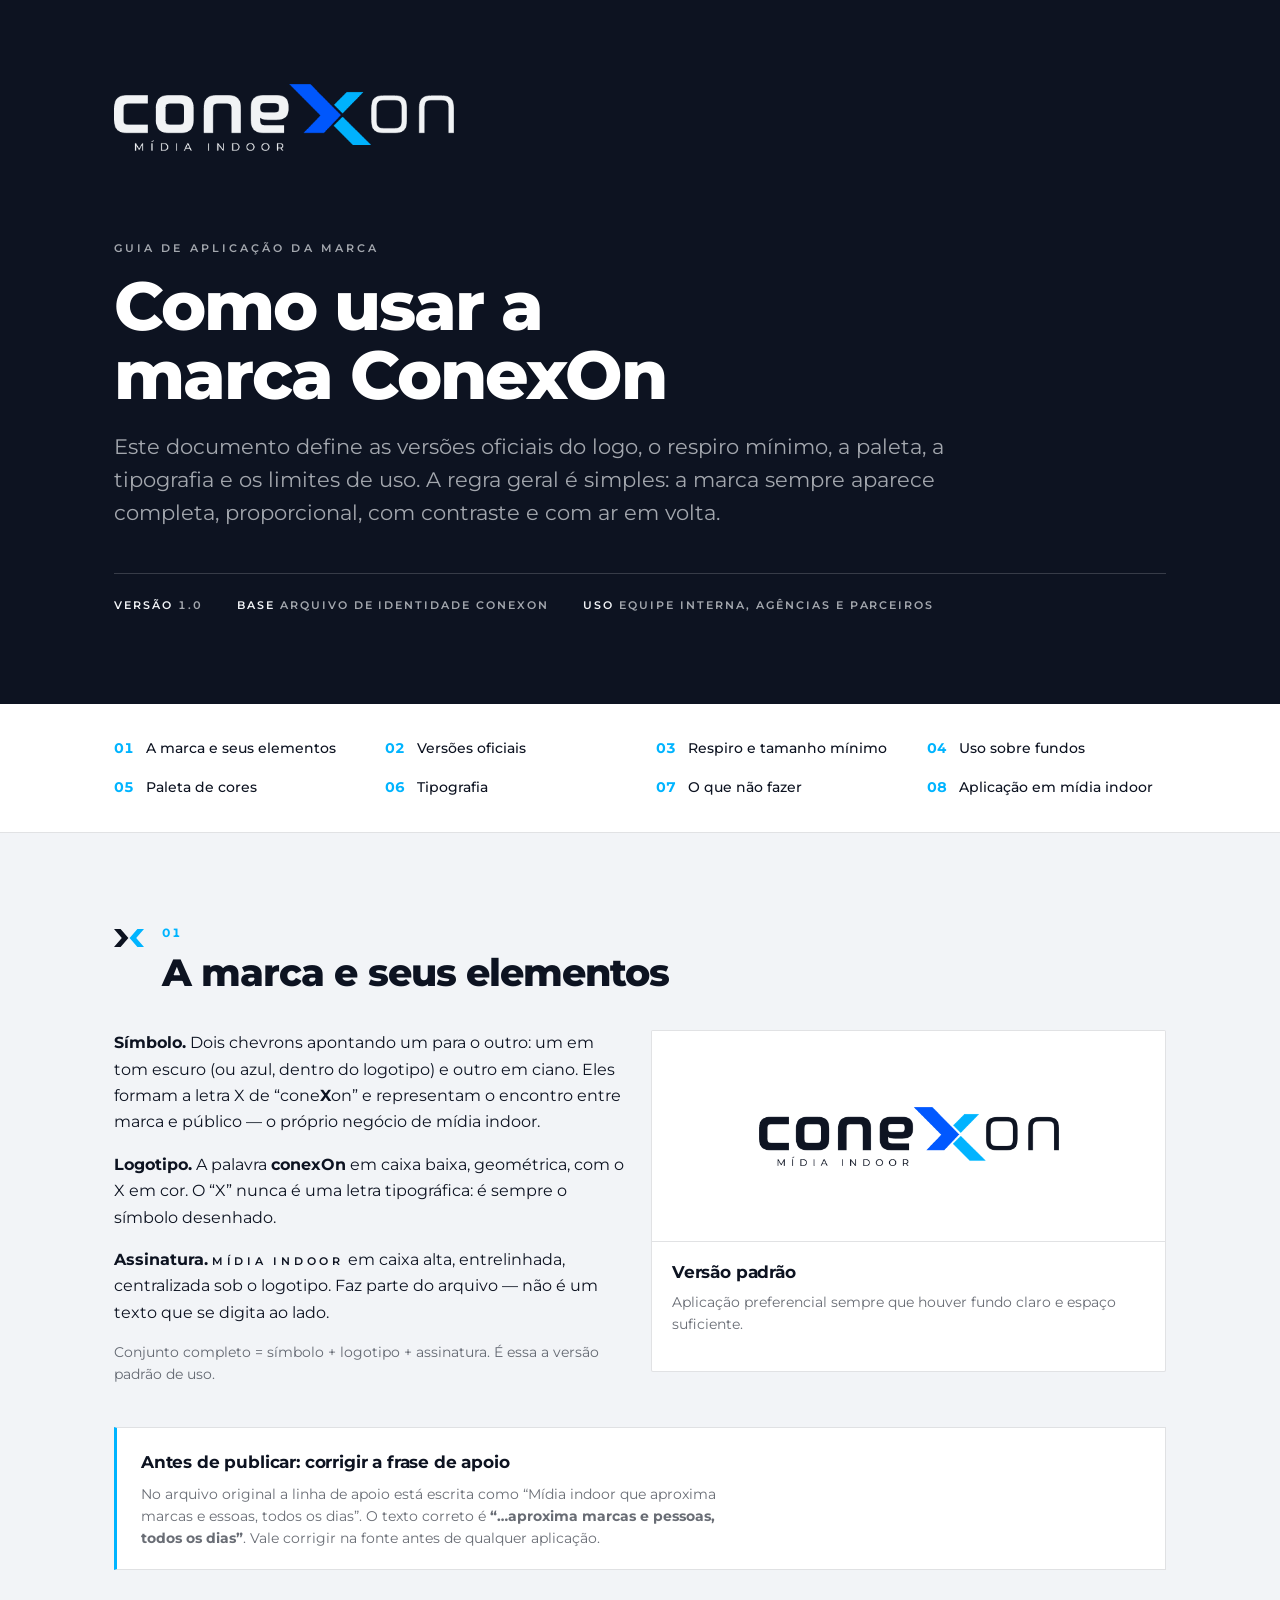
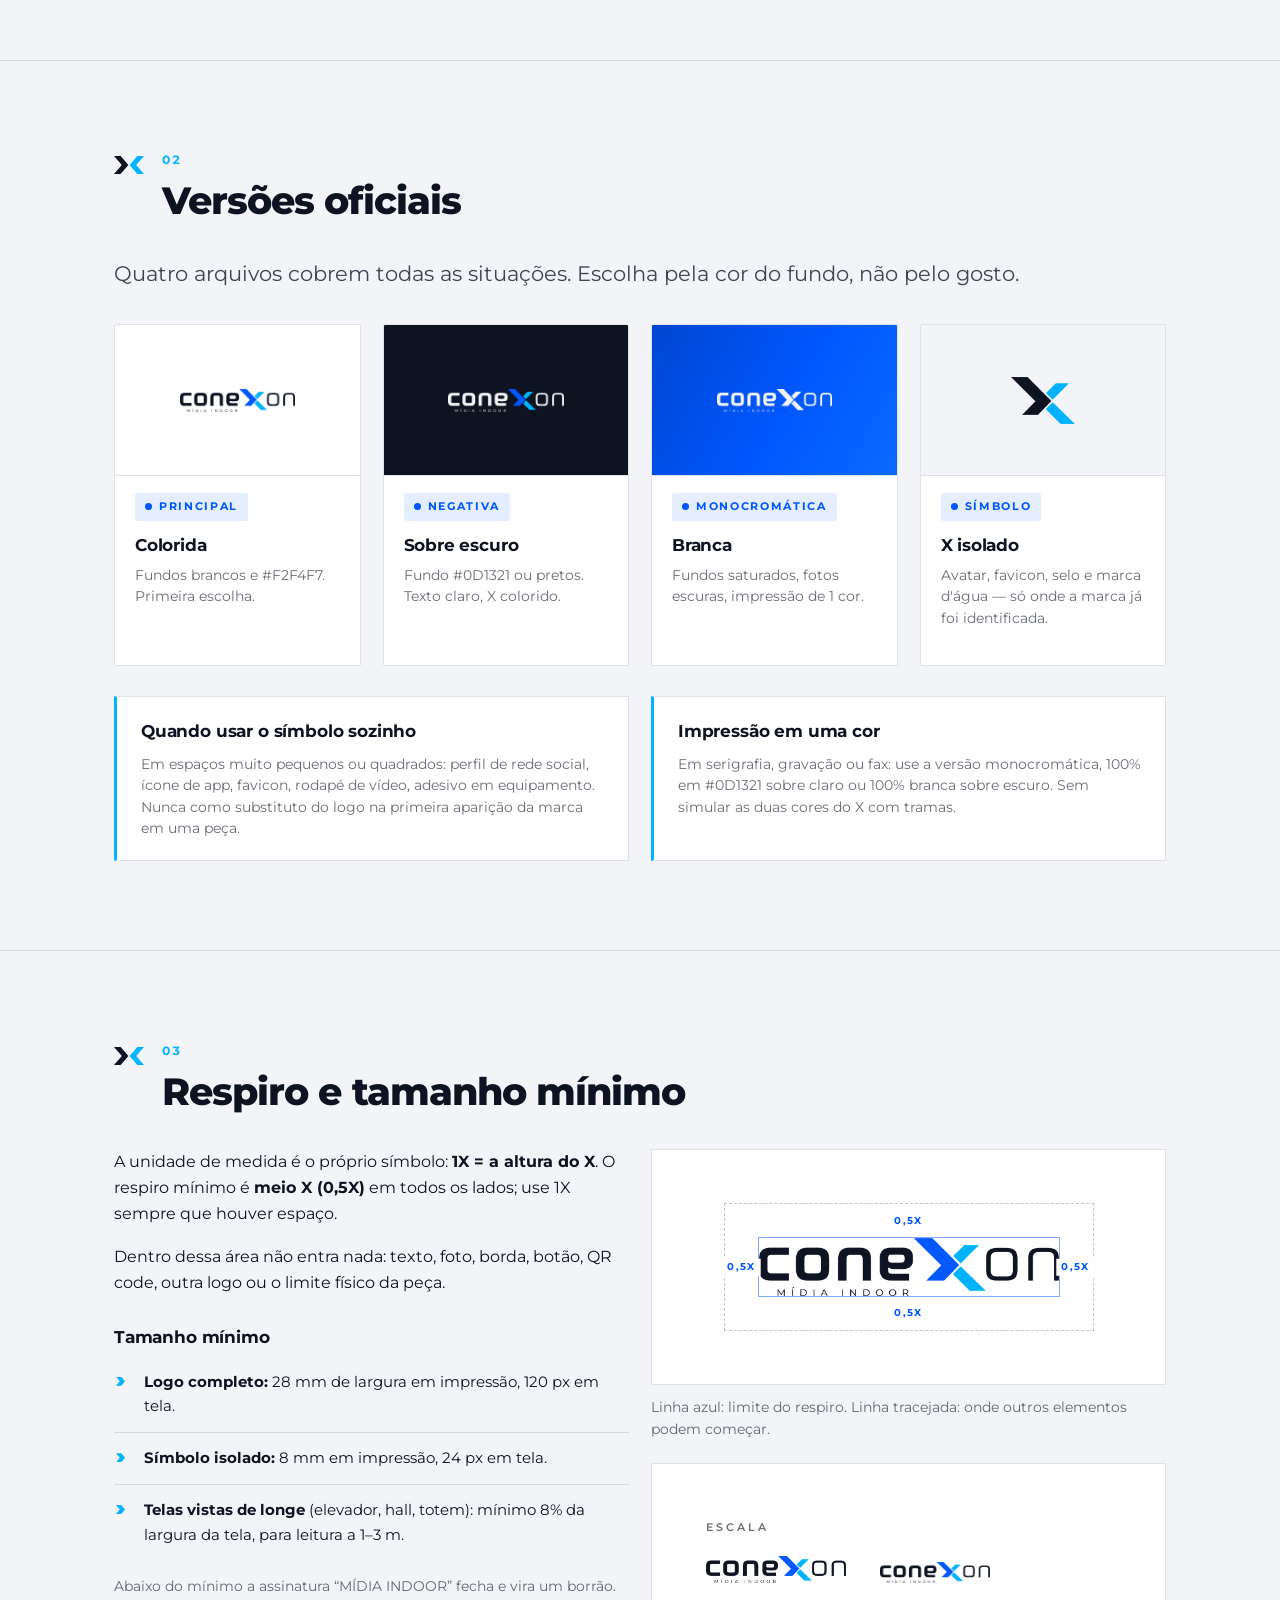
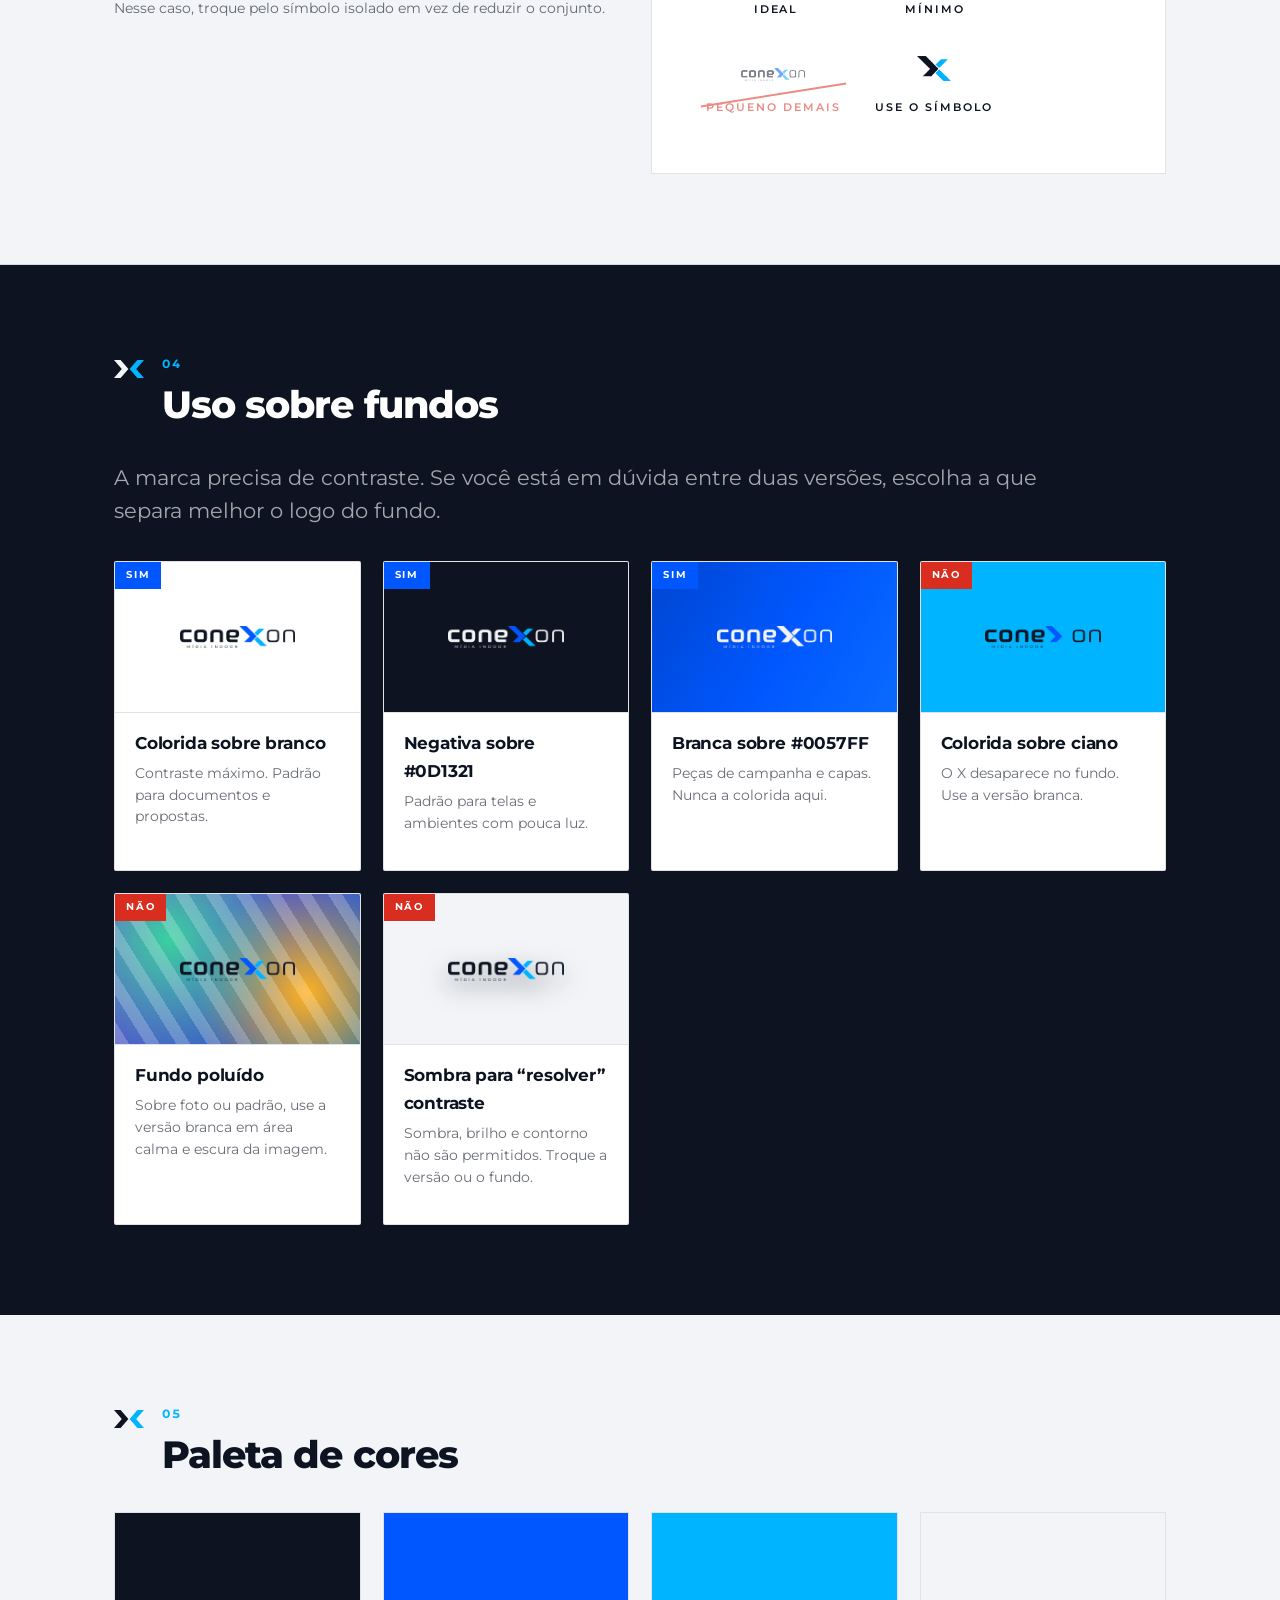
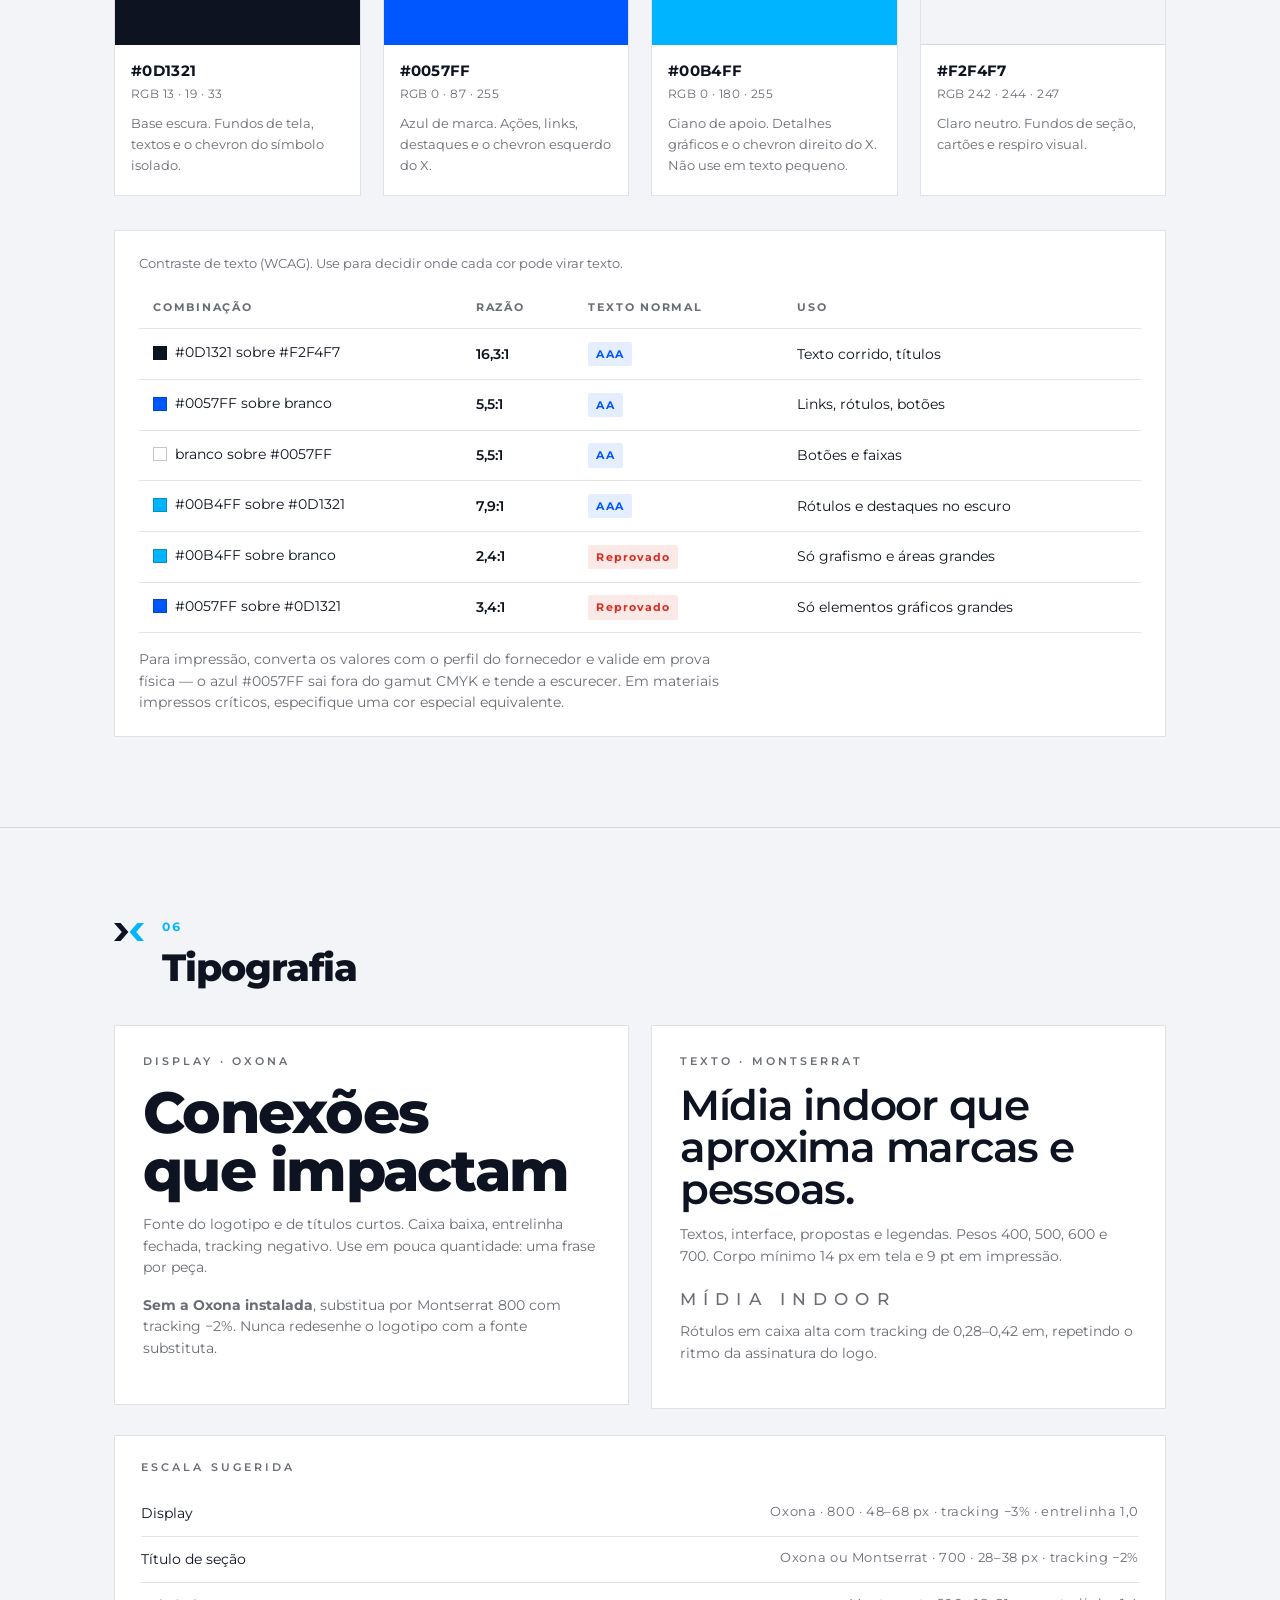
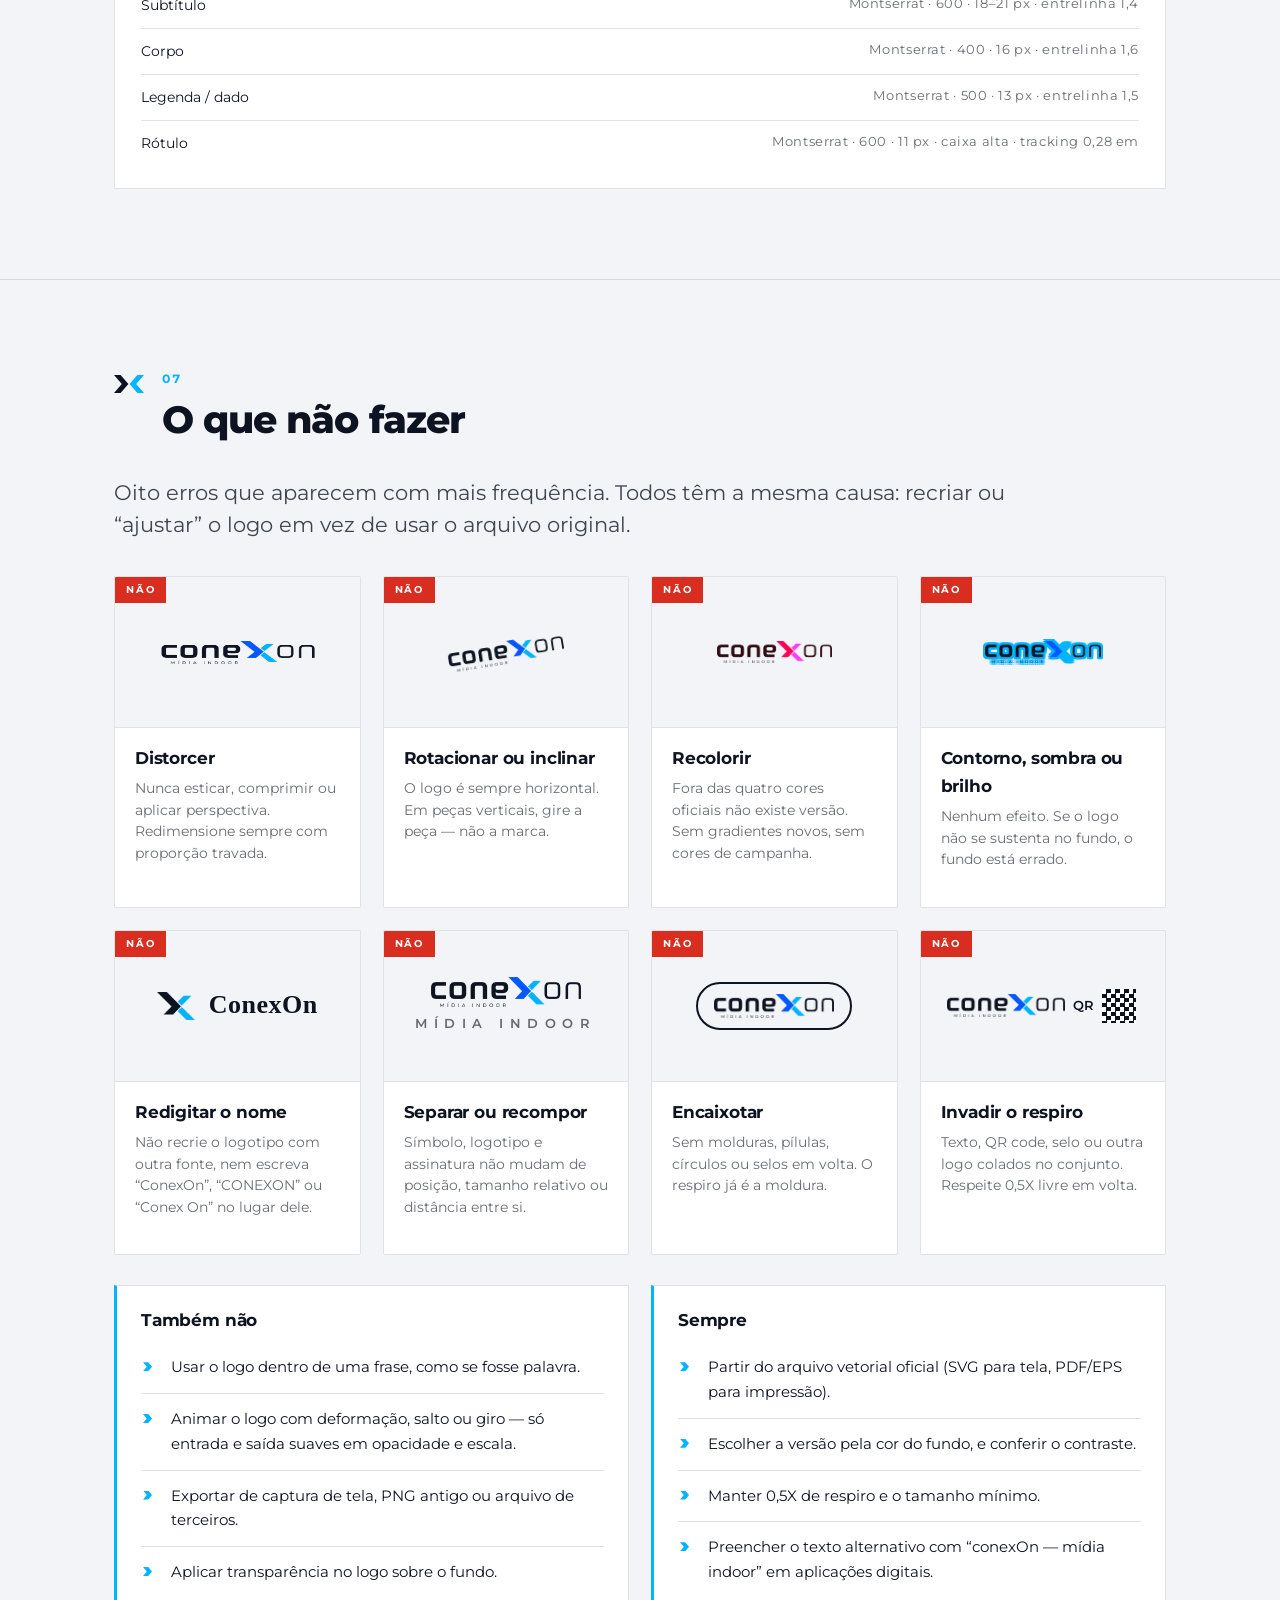
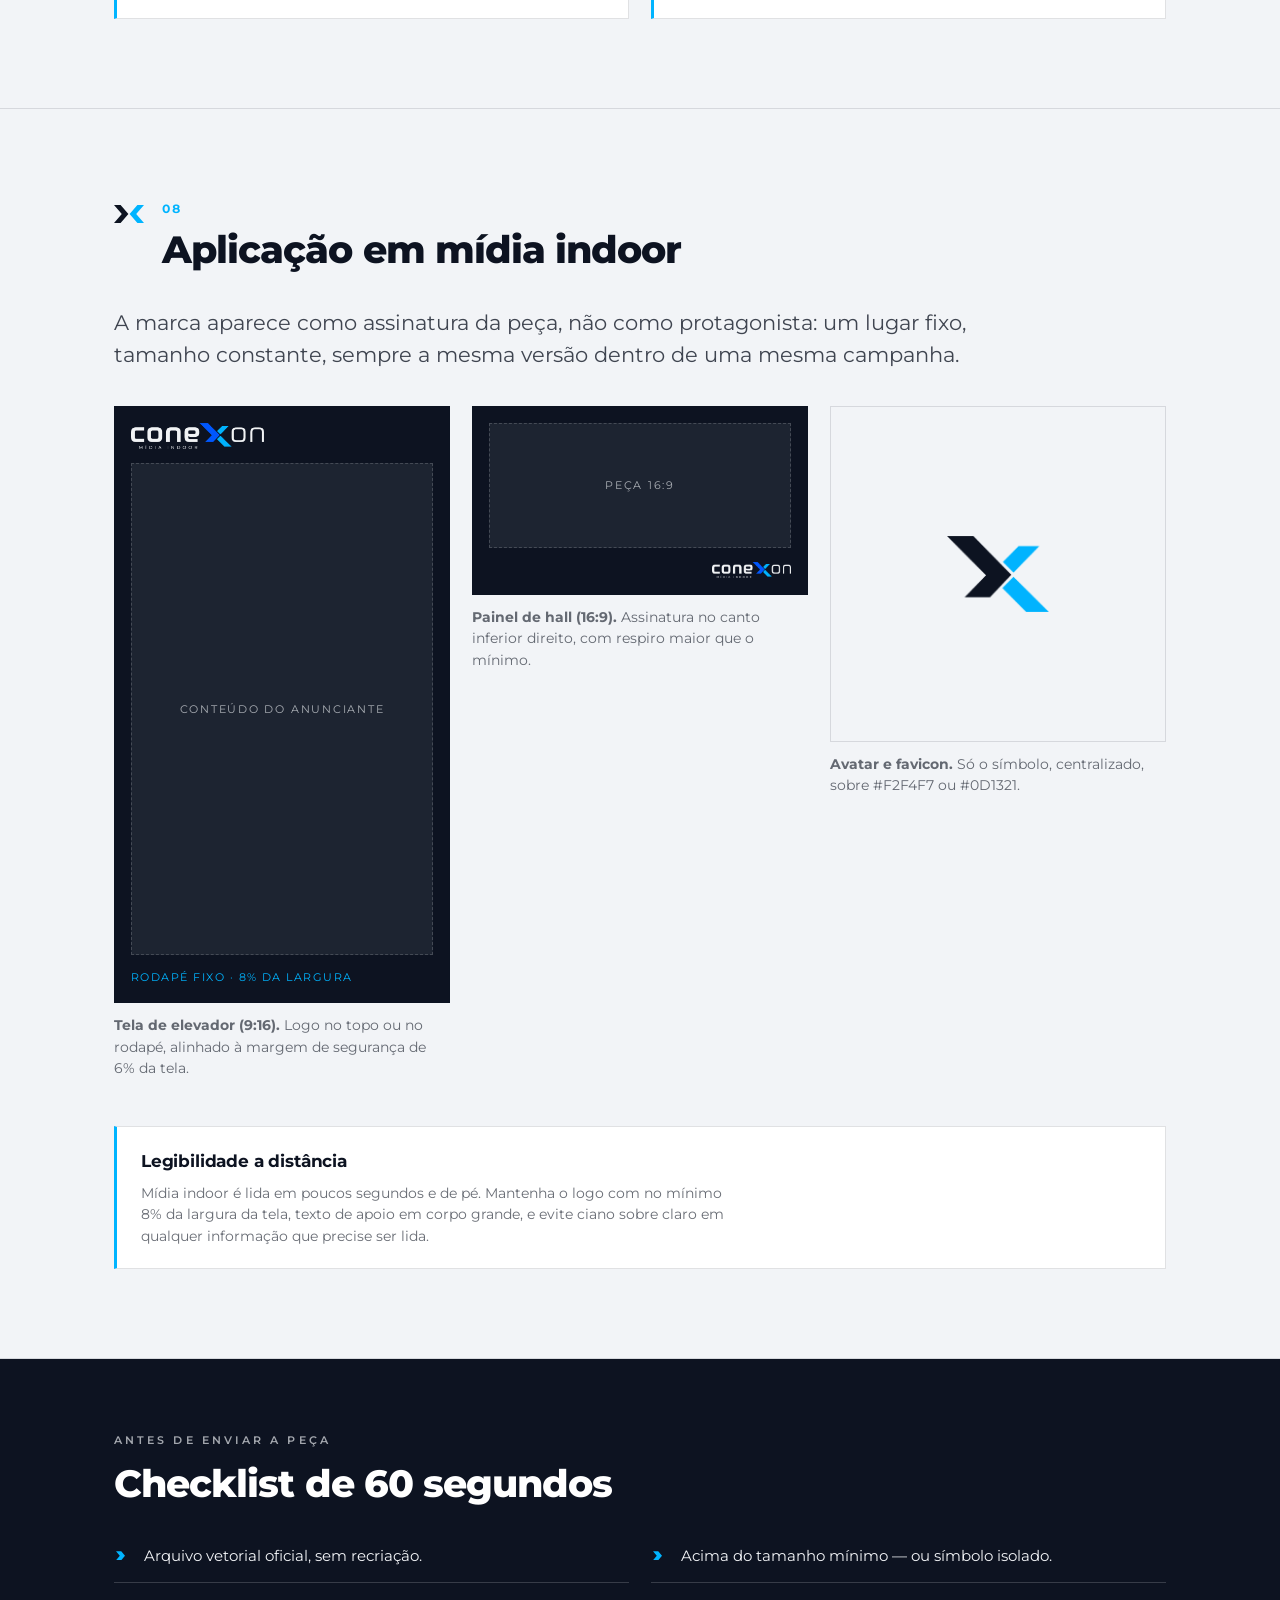
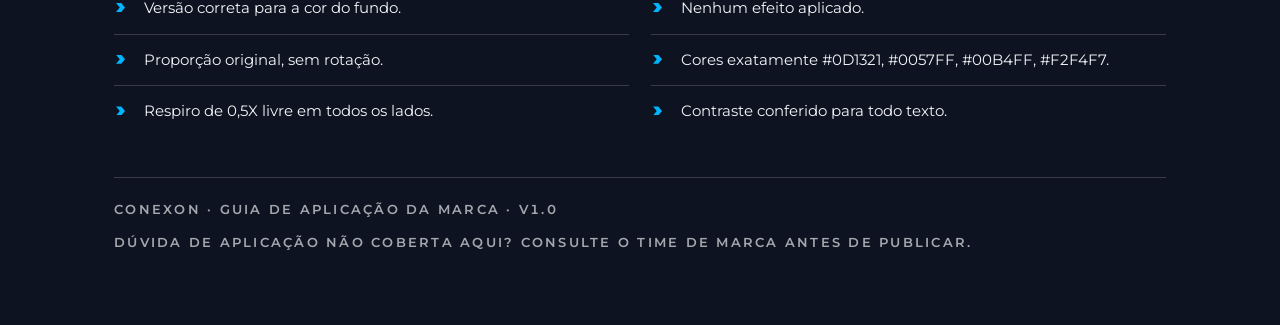
<file: conexon-guia-de-marca.html>
<!DOCTYPE html>
<html lang="pt-BR">
<head>
<meta charset="utf-8">
<meta name="viewport" content="width=device-width, initial-scale=1">
<title>ConexOn — Guia de aplicação da marca</title>
<link rel="preconnect" href="https://fonts.googleapis.com">
<link rel="preconnect" href="https://fonts.gstatic.com" crossorigin>
<link href="https://fonts.googleapis.com/css2?family=Montserrat:ital,wght@0,300;0,400;0,500;0,600;0,700;0,800;1,400&display=swap" rel="stylesheet">
<style>
  :root{
    --ink:#0D1321;
    --blue:#0057FF;
    --cyan:#00B4FF;
    --paper:#F2F4F7;
    --white:#FFFFFF;
    --line:rgba(13,19,33,.12);
    --line-strong:rgba(13,19,33,.24);
    --muted:rgba(13,19,33,.62);
    --line-light:rgba(242,244,247,.18);
    --muted-light:rgba(242,244,247,.66);
    --alert:#D92D20; /* cor de sistema, apenas para sinalização neste guia */
    --gutter:clamp(20px,5vw,72px);
    --maxw:1180px;
  }
  *{box-sizing:border-box}
  html{scroll-behavior:smooth;overflow-x:hidden}
  body{
    margin:0;background:var(--paper);color:var(--ink);
    font-family:"Montserrat",-apple-system,BlinkMacSystemFont,"Segoe UI",Helvetica,Arial,sans-serif;
    font-weight:400;font-size:16px;line-height:1.65;
    -webkit-font-smoothing:antialiased;
    overflow-x:hidden;
  }
  img{display:block;max-width:100%;height:auto}
  a{color:var(--blue);text-decoration:none;border-bottom:1px solid rgba(0,87,255,.3)}
  a:focus-visible,button:focus-visible{outline:2px solid var(--blue);outline-offset:3px}

  .wrap{max-width:var(--maxw);margin:0 auto;padding:0 var(--gutter)}

  /* ---------- tipografia ---------- */
  .eyebrow{
    font-size:11px;font-weight:600;text-transform:uppercase;letter-spacing:.28em;
    color:var(--muted);margin:0 0 14px
  }
  .eyebrow--light{color:var(--muted-light)}
  h1{font-size:clamp(34px,5.6vw,68px);font-weight:800;letter-spacing:-.03em;line-height:1.02;margin:0}
  h2{font-size:clamp(24px,3.2vw,38px);font-weight:800;letter-spacing:-.025em;line-height:1.1;margin:0}
  h3{font-size:17px;font-weight:700;letter-spacing:-.01em;margin:0 0 6px}
  p{margin:0 0 16px;max-width:66ch}
  .lead{font-size:clamp(17px,2vw,21px);font-weight:400;color:rgba(13,19,33,.78);line-height:1.55}
  .small{font-size:13.5px;line-height:1.6;color:var(--muted)}
  .mono-label{
    font-size:11px;font-weight:600;letter-spacing:.18em;text-transform:uppercase;
    font-variant-numeric:tabular-nums
  }

  /* ---------- capa ---------- */
  .cover{background:var(--ink);color:var(--paper);padding:clamp(40px,7vw,84px) 0 clamp(48px,7vw,96px)}
  .cover__logo{width:min(340px,66vw);margin-bottom:clamp(40px,8vw,88px)}
  .cover h1{color:var(--white)}
  .cover .lead{color:var(--muted-light);margin-top:22px}
  .cover__meta{
    display:flex;flex-wrap:wrap;gap:10px 34px;margin-top:44px;
    padding-top:22px;border-top:1px solid var(--line-light)
  }
  .cover__meta span{color:var(--muted-light)}
  .cover__meta b{color:var(--paper);font-weight:600}

  /* ---------- índice ---------- */
  .toc{background:var(--white);border-bottom:1px solid var(--line)}
  .toc ol{
    list-style:none;margin:0;padding:26px 0;display:grid;gap:2px 32px;
    grid-template-columns:repeat(auto-fit,minmax(230px,1fr))
  }
  .toc a{
    display:flex;gap:12px;padding:7px 0;border:0;color:var(--ink);
    font-size:14px;font-weight:500
  }
  .toc a:hover{color:var(--blue)}
  .toc .num{color:var(--cyan);font-weight:700;font-variant-numeric:tabular-nums}

  /* ---------- seções ---------- */
  section{padding:clamp(52px,7vw,96px) 0;border-bottom:1px solid var(--line)}
  section.dark{background:var(--ink);color:var(--paper);border-bottom:0}
  section.dark h2{color:var(--white)}
  section.dark p{color:var(--muted-light)}
  .sec-head{display:flex;gap:18px;align-items:flex-start;margin-bottom:36px}
  .sec-head .mark{flex:0 0 auto;margin-top:6px}
  .sec-num{
    font-size:12px;font-weight:700;letter-spacing:.18em;color:var(--cyan);
    display:block;margin-bottom:10px;font-variant-numeric:tabular-nums
  }
  .grid{display:grid;gap:22px}
  .g2{grid-template-columns:repeat(auto-fit,minmax(280px,1fr))}
  .g3{grid-template-columns:repeat(auto-fit,minmax(230px,1fr))}
  .g4{grid-template-columns:repeat(auto-fit,minmax(178px,1fr))}

  /* ---------- cartões ---------- */
  .card{
    position:relative;background:var(--white);border:1px solid var(--line);border-radius:2px;
    overflow:hidden;display:flex;flex-direction:column;color:var(--ink)
  }
  .card__stage{
    flex:0 0 auto;display:flex;align-items:center;justify-content:center;
    min-height:150px;padding:26px;position:relative;overflow:hidden
  }
  .card__body{flex:1 1 auto;padding:16px 20px 20px;border-top:1px solid var(--line)}
  /* o cartão é sempre claro, mesmo dentro de uma seção escura */
  section.dark .card h3,
  .card h3{color:var(--ink)}
  section.dark .card p,
  .card p{color:var(--muted)}
  .stage--white{background:var(--white)}
  .stage--paper{background:var(--paper)}
  .stage--ink{background:var(--ink)}
  .stage--blue{background:linear-gradient(120deg,#0046D1,#0057FF 55%,#0A6BFF)}
  .stage--cyan{background:var(--cyan)}
  .stage--busy{
    background:
      repeating-linear-gradient(58deg,rgba(255,255,255,.22) 0 12px,transparent 12px 26px),
      radial-gradient(circle at 22% 30%,#3ad0a0,transparent 55%),
      radial-gradient(circle at 78% 66%,#ffb020,transparent 52%),
      linear-gradient(135deg,#7a4bd6,#136fb8)
  }
  .card__logo{width:min(230px,74%)}
  .card__logo--sm{width:min(150px,60%)}
  .sym{width:56px}

  /* selos sim / não */
  .flag{
    display:inline-flex;align-items:center;gap:7px;
    font-size:10.5px;font-weight:700;letter-spacing:.16em;text-transform:uppercase;
    padding:5px 10px;border-radius:2px;margin-bottom:10px
  }
  .flag--yes{background:rgba(0,87,255,.1);color:var(--blue)}
  .flag--no{background:rgba(217,45,32,.1);color:var(--alert)}
  .flag i{width:7px;height:7px;border-radius:50%;background:currentColor;font-style:normal}
  .ribbon{
    position:absolute;top:0;left:0;z-index:2;padding:5px 11px;
    font-size:10px;font-weight:700;letter-spacing:.18em;text-transform:uppercase;
    color:var(--white);background:var(--alert)
  }
  .ribbon--ok{background:var(--blue)}

  /* ---------- respiro ---------- */
  .clear{
    background:var(--white);border:1px solid var(--line);
    padding:clamp(26px,5vw,54px);display:flex;justify-content:center
  }
  .clear__box{position:relative;padding:var(--cs);outline:1px dashed var(--line-strong);--cs:30px}
  .clear__box img{width:min(300px,58vw)}
  .clear__box::before{
    content:"";position:absolute;inset:var(--cs);outline:1px solid rgba(0,87,255,.5)
  }
  .tick{
    position:absolute;font-size:10px;font-weight:700;letter-spacing:.14em;color:var(--blue);
    background:var(--white);padding:0 5px
  }
  .tick--top{top:calc(var(--cs)/2);left:50%;transform:translate(-50%,-50%)}
  .tick--left{left:calc(var(--cs)/2);top:50%;transform:translate(-50%,-50%)}
  .tick--right{right:calc(var(--cs)/2);top:50%;transform:translate(50%,-50%)}
  .tick--bottom{bottom:calc(var(--cs)/2);left:50%;transform:translate(-50%,50%)}

  .sizes{display:flex;flex-wrap:wrap;gap:34px;align-items:flex-end}
  .size-item{text-align:center}
  .size-item img{margin:0 auto 12px}
  .s-140{width:140px}.s-110{width:110px}.s-64{width:64px}
  .size-item--bad{opacity:.55;position:relative}
  .size-item--bad::after{
    content:"";position:absolute;left:-6px;right:-6px;top:26px;height:1.5px;
    background:var(--alert);transform:rotate(-9deg)
  }

  /* ---------- paleta ---------- */
  .swatch{border:1px solid var(--line);background:var(--white)}
  .swatch__chip{height:132px}
  .swatch__meta{padding:14px 16px 18px}
  .swatch__hex{font-weight:700;font-size:15px;letter-spacing:.02em}
  .swatch__rgb{font-size:12px;color:var(--muted);letter-spacing:.04em}
  .swatch p{font-size:13px;margin:9px 0 0;color:var(--muted)}

  .table-scroll{width:100%;overflow-x:auto;-webkit-overflow-scrolling:touch}
  table{width:100%;border-collapse:collapse;font-size:14px;min-width:480px}
  caption{text-align:left;font-size:13px;color:var(--muted);padding-bottom:12px}
  th,td{text-align:left;padding:12px 14px;border-bottom:1px solid var(--line);vertical-align:middle}
  th{font-size:11px;font-weight:700;letter-spacing:.16em;text-transform:uppercase;color:var(--muted)}
  td b{font-weight:600}
  .chip{
    display:inline-block;font-size:11px;font-weight:700;letter-spacing:.1em;
    padding:3px 8px;border-radius:2px
  }
  .chip--ok{background:rgba(0,87,255,.1);color:var(--blue)}
  .chip--warn{background:rgba(217,45,32,.1);color:var(--alert)}
  .pair{display:inline-flex;align-items:center;gap:8px}
  .dot{width:14px;height:14px;border:1px solid var(--line-strong);flex:0 0 auto}

  /* ---------- tipografia demo ---------- */
  .type-card{background:var(--white);border:1px solid var(--line);padding:26px 28px 28px}
  .specimen{font-size:clamp(32px,6vw,58px);font-weight:800;letter-spacing:-.03em;line-height:1;margin:6px 0 14px}
  .specimen--track{font-size:clamp(13px,1.6vw,17px);font-weight:500;letter-spacing:.42em;text-transform:uppercase}
  .scale{list-style:none;margin:0;padding:0}
  .scale li{
    display:flex;flex-wrap:wrap;gap:6px 18px;justify-content:space-between;
    padding:11px 0;border-bottom:1px solid var(--line);font-size:14px
  }
  .scale li:last-child{border-bottom:0}
  .scale .spec{color:var(--muted);font-size:12.5px;letter-spacing:.05em}

  /* ---------- listas ---------- */
  .rules{list-style:none;margin:0;padding:0}
  .rules li{padding:13px 0 13px 30px;border-bottom:1px solid var(--line);position:relative;font-size:15px}
  .rules li:last-child{border-bottom:0}
  .rules li::before{
    content:"";position:absolute;left:2px;top:20px;width:9px;height:9px;
    background:var(--cyan);clip-path:polygon(0 0,58% 0,100% 50%,58% 100%,0 100%,42% 50%)
  }
  section.dark .rules li{border-bottom-color:var(--line-light)}

  .note{
    background:var(--white);border:1px solid var(--line);border-left:3px solid var(--cyan);
    padding:20px 24px
  }
  .note h3{margin-bottom:8px}
  .note p:last-child{margin-bottom:0}
  section.dark .note{background:rgba(242,244,247,.06);border-color:var(--line-light);border-left-color:var(--cyan)}
  section.dark .note p{color:var(--muted-light)}

  /* ---------- aplicações ---------- */
  .screen{
    background:var(--ink);border:1px solid var(--line);position:relative;
    display:flex;flex-direction:column;justify-content:space-between;padding:16px;color:var(--paper)
  }
  .screen--v{aspect-ratio:9/16}
  .screen--h{aspect-ratio:16/9}
  .screen img{width:44%}
  .screen--h img{width:26%}
  .screen__fill{
    flex:1;margin:14px 0;background:rgba(242,244,247,.07);
    border:1px dashed var(--line-light);display:flex;align-items:center;justify-content:center;
    font-size:11px;letter-spacing:.16em;text-transform:uppercase;color:var(--muted-light)
  }
  .screen__cap{font-size:10.5px;letter-spacing:.14em;text-transform:uppercase;color:var(--cyan)}

  /* ---------- rodapé ---------- */
  footer{background:var(--ink);color:var(--muted-light);padding:clamp(44px,6vw,72px) 0}
  footer h2{color:var(--white);margin-bottom:26px}
  footer .rules li{border-bottom-color:var(--line-light);color:var(--paper)}
  .foot-meta{
    margin-top:40px;padding-top:22px;border-top:1px solid var(--line-light);
    display:flex;flex-wrap:wrap;gap:12px 30px;font-size:12.5px
  }

  /* conteúdo é visível por padrão; a animação só entra quando o JS confirma suporte */
  .js-reveal .reveal{opacity:0;transform:translateY(14px);transition:opacity .6s ease,transform .6s ease}
  .js-reveal .reveal.in{opacity:1;transform:none}
  @media (prefers-reduced-motion:reduce){
    html{scroll-behavior:auto}
  }
  @media print{
    .js-reveal .reveal{opacity:1;transform:none;transition:none}
    section{break-inside:avoid;border-bottom:1px solid #ddd}
    body{background:#fff}
  }

  /* ========== RESPONSIVIDADE MOBILE ========== */
  @media (max-width:600px){
    /* Variáveis mobile */
    :root{
      --gutter:16px;
    }

    /* Tipografia */
    h1{font-size:clamp(28px,9vw,40px)}
    h2{font-size:clamp(20px,6vw,28px)}
    p{max-width:100%}
    .lead{font-size:16px}

    /* Capa */
    .cover{padding:32px 0 40px}
    .cover__logo{width:min(220px,72vw);margin-bottom:32px}
    .cover__meta{gap:8px 20px;margin-top:28px}

    /* Seções */
    section{padding:36px 0}
    .sec-head{flex-direction:column;gap:10px;margin-bottom:24px}
    .sec-head .mark{margin-top:0}

    /* Grids — forçar 1 coluna em telas pequenas */
    .g2,.g3,.g4{grid-template-columns:1fr}

    /* Cartões */
    .card__stage{min-height:130px;padding:20px}
    .card__logo{width:min(200px,70%)}
    .card__logo--sm{width:min(130px,60%)}

    /* Respiro / clear-space */
    .clear{padding:20px}
    .clear__box{--cs:18px}
    .clear__box img{width:min(200px,70vw)}

    /* Tamanhos mínimos */
    .sizes{gap:20px;flex-wrap:wrap}
    .s-140{width:100px}
    .s-110{width:80px}
    .s-64{width:50px}

    /* Tabelas — scroll horizontal */
    .table-wrap{overflow-x:auto;-webkit-overflow-scrolling:touch}
    table{min-width:520px}

    /* Escala tipográfica */
    .scale li{flex-direction:column;gap:2px}
    .specimen{font-size:clamp(26px,8vw,42px)}

    /* Telas / screens */
    .screen--v{aspect-ratio:9/16;max-width:200px;margin:0 auto}
    .screen--h{aspect-ratio:16/9}
    .screen img{width:50%}
    .screen--h img{width:34%}

    /* Rodapé */
    footer .grid.g2{grid-template-columns:1fr}
    .foot-meta{flex-direction:column;gap:8px}

    /* Índice TOC */
    .toc ol{padding:14px 0;gap:0}
    .toc a{padding:10px 0;font-size:15px;border-bottom:1px solid var(--line)}
    .toc ol li:last-child a{border-bottom:0}

    /* Selos e ribbons */
    .flag{font-size:10px}

    /* Notas */
    .note{padding:16px 18px}

    /* Type card */
    .type-card{padding:18px 16px 20px}
  }

  /* Ajuste intermediário para tablets */
  @media (min-width:601px) and (max-width:900px){
    :root{--gutter:28px}
    .g4{grid-template-columns:repeat(2,1fr)}
    .g3{grid-template-columns:repeat(2,1fr)}
    table{font-size:13px}
    th,td{padding:10px 10px}
  }

  /* Tabelas: min-width para permitir scroll quando necessário */
  @media (max-width:600px){
    .table-scroll{-webkit-overflow-scrolling:touch;overflow-x:auto}
    table{min-width:460px;font-size:13px}
    th,td{padding:9px 10px}
    th{font-size:10px}
  }
</style>
<script>
  /* só liga a animação se o navegador suportar e o usuário não pedir menos movimento */
  if ('IntersectionObserver' in window &&
      !(window.matchMedia && window.matchMedia('(prefers-reduced-motion: reduce)').matches)) {
    document.documentElement.className += ' js-reveal';
  }
</script>
</head>
<body>

<!-- ============ CAPA ============ -->
<header class="cover">
  <div class="wrap">
    <img class="cover__logo" src="[data-uri]" alt="conexOn — Mídia indoor">
    <p class="eyebrow eyebrow--light">Guia de aplicação da marca</p>
    <h1>Como usar a<br>marca ConexOn</h1>
    <p class="lead">Este documento define as versões oficiais do logo, o respiro mínimo, a paleta, a tipografia e os limites de uso. A regra geral é simples: a marca sempre aparece completa, proporcional, com contraste e com ar em volta.</p>
    <div class="cover__meta mono-label">
      <span><b>Versão</b> 1.0</span>
      <span><b>Base</b> arquivo de identidade conexOn</span>
      <span><b>Uso</b> equipe interna, agências e parceiros</span>
    </div>
  </div>
</header>

<!-- ============ ÍNDICE ============ -->
<nav class="toc" aria-label="Sumário">
  <div class="wrap">
    <ol>
      <li><a href="#s1"><span class="num">01</span> A marca e seus elementos</a></li>
      <li><a href="#s2"><span class="num">02</span> Versões oficiais</a></li>
      <li><a href="#s3"><span class="num">03</span> Respiro e tamanho mínimo</a></li>
      <li><a href="#s4"><span class="num">04</span> Uso sobre fundos</a></li>
      <li><a href="#s5"><span class="num">05</span> Paleta de cores</a></li>
      <li><a href="#s6"><span class="num">06</span> Tipografia</a></li>
      <li><a href="#s7"><span class="num">07</span> O que não fazer</a></li>
      <li><a href="#s8"><span class="num">08</span> Aplicação em mídia indoor</a></li>
    </ol>
  </div>
</nav>

<!-- ============ 01 ============ -->
<section id="s1" class="reveal">
  <div class="wrap">
    <div class="sec-head">
      <span class="mark" aria-hidden="true">
        <svg width="30" height="18" viewBox="0 0 100 60" xmlns="http://www.w3.org/2000/svg">
          <path d="M0 0h22l26 30-26 30H0l26-30z" fill="#0D1321"/>
          <path d="M100 0H78L52 30l26 30h22L74 30z" fill="#00B4FF"/>
        </svg>
      </span>
      <div>
        <span class="sec-num">01</span>
        <h2>A marca e seus elementos</h2>
      </div>
    </div>

    <div class="grid g2" style="align-items:start">
      <div>
        <p><b>Símbolo.</b> Dois chevrons apontando um para o outro: um em tom escuro (ou azul, dentro do logotipo) e outro em ciano. Eles formam a letra X de “cone<b>X</b>on” e representam o encontro entre marca e público — o próprio negócio de mídia indoor.</p>
        <p><b>Logotipo.</b> A palavra <b>conexOn</b> em caixa baixa, geométrica, com o X em cor. O “X” nunca é uma letra tipográfica: é sempre o símbolo desenhado.</p>
        <p><b>Assinatura.</b> <span class="mono-label" style="letter-spacing:.34em">MÍDIA INDOOR</span> em caixa alta, entrelinhada, centralizada sob o logotipo. Faz parte do arquivo — não é um texto que se digita ao lado.</p>
        <p class="small">Conjunto completo = símbolo + logotipo + assinatura. É essa a versão padrão de uso.</p>
      </div>
      <div class="card">
        <div class="card__stage stage--white" style="min-height:210px">
          <img class="card__logo" style="width:min(300px,80%)" src="[data-uri]" alt="Logo conexOn completo em cores">
        </div>
        <div class="card__body">
          <h3>Versão padrão</h3>
          <p class="small">Aplicação preferencial sempre que houver fundo claro e espaço suficiente.</p>
        </div>
      </div>
    </div>

    <div class="note" style="margin-top:26px">
      <h3>Antes de publicar: corrigir a frase de apoio</h3>
      <p class="small">No arquivo original a linha de apoio está escrita como “Mídia indoor que aproxima marcas e essoas, todos os dias”. O texto correto é <b>“…aproxima marcas e pessoas, todos os dias”</b>. Vale corrigir na fonte antes de qualquer aplicação.</p>
    </div>
  </div>
</section>

<!-- ============ 02 ============ -->
<section id="s2" class="reveal">
  <div class="wrap">
    <div class="sec-head">
      <span class="mark" aria-hidden="true">
        <svg width="30" height="18" viewBox="0 0 100 60" xmlns="http://www.w3.org/2000/svg">
          <path d="M0 0h22l26 30-26 30H0l26-30z" fill="#0D1321"/>
          <path d="M100 0H78L52 30l26 30h22L74 30z" fill="#00B4FF"/>
        </svg>
      </span>
      <div>
        <span class="sec-num">02</span>
        <h2>Versões oficiais</h2>
      </div>
    </div>
    <p class="lead" style="margin-bottom:34px">Quatro arquivos cobrem todas as situações. Escolha pela cor do fundo, não pelo gosto.</p>

    <div class="grid g4">
      <div class="card">
        <div class="card__stage stage--white"><img class="card__logo--sm" src="[data-uri]" alt="Versão colorida sobre branco"></div>
        <div class="card__body">
          <span class="flag flag--yes"><i></i>Principal</span>
          <h3>Colorida</h3>
          <p class="small">Fundos brancos e #F2F4F7. Primeira escolha.</p>
        </div>
      </div>
      <div class="card">
        <div class="card__stage stage--ink"><img class="card__logo--sm" src="[data-uri]" alt="Versão negativa sobre azul-escuro"></div>
        <div class="card__body">
          <span class="flag flag--yes"><i></i>Negativa</span>
          <h3>Sobre escuro</h3>
          <p class="small">Fundo #0D1321 ou pretos. Texto claro, X colorido.</p>
        </div>
      </div>
      <div class="card">
        <div class="card__stage stage--blue"><img class="card__logo--sm" src="[data-uri]" alt="Versão monocromática branca sobre azul"></div>
        <div class="card__body">
          <span class="flag flag--yes"><i></i>Monocromática</span>
          <h3>Branca</h3>
          <p class="small">Fundos saturados, fotos escuras, impressão de 1 cor.</p>
        </div>
      </div>
      <div class="card">
        <div class="card__stage stage--paper"><img class="sym" style="width:64px" src="[data-uri]" alt="Símbolo isolado"></div>
        <div class="card__body">
          <span class="flag flag--yes"><i></i>Símbolo</span>
          <h3>X isolado</h3>
          <p class="small">Avatar, favicon, selo e marca d'água — só onde a marca já foi identificada.</p>
        </div>
      </div>
    </div>

    <div class="grid g2" style="margin-top:30px">
      <div class="note">
        <h3>Quando usar o símbolo sozinho</h3>
        <p class="small">Em espaços muito pequenos ou quadrados: perfil de rede social, ícone de app, favicon, rodapé de vídeo, adesivo em equipamento. Nunca como substituto do logo na primeira aparição da marca em uma peça.</p>
      </div>
      <div class="note">
        <h3>Impressão em uma cor</h3>
        <p class="small">Em serigrafia, gravação ou fax: use a versão monocromática, 100% em #0D1321 sobre claro ou 100% branca sobre escuro. Sem simular as duas cores do X com tramas.</p>
      </div>
    </div>
  </div>
</section>

<!-- ============ 03 ============ -->
<section id="s3" class="reveal">
  <div class="wrap">
    <div class="sec-head">
      <span class="mark" aria-hidden="true">
        <svg width="30" height="18" viewBox="0 0 100 60" xmlns="http://www.w3.org/2000/svg">
          <path d="M0 0h22l26 30-26 30H0l26-30z" fill="#0D1321"/>
          <path d="M100 0H78L52 30l26 30h22L74 30z" fill="#00B4FF"/>
        </svg>
      </span>
      <div>
        <span class="sec-num">03</span>
        <h2>Respiro e tamanho mínimo</h2>
      </div>
    </div>

    <div class="grid g2" style="align-items:start">
      <div>
        <p>A unidade de medida é o próprio símbolo: <b>1X = a altura do X</b>. O respiro mínimo é <b>meio X (0,5X)</b> em todos os lados; use 1X sempre que houver espaço.</p>
        <p>Dentro dessa área não entra nada: texto, foto, borda, botão, QR code, outra logo ou o limite físico da peça.</p>
        <h3 style="margin-top:26px">Tamanho mínimo</h3>
        <ul class="rules">
          <li><b>Logo completo:</b> 28 mm de largura em impressão, 120 px em tela.</li>
          <li><b>Símbolo isolado:</b> 8 mm em impressão, 24 px em tela.</li>
          <li><b>Telas vistas de longe</b> (elevador, hall, totem): mínimo 8% da largura da tela, para leitura a 1–3 m.</li>
        </ul>
        <p class="small" style="margin-top:16px">Abaixo do mínimo a assinatura “MÍDIA INDOOR” fecha e vira um borrão. Nesse caso, troque pelo símbolo isolado em vez de reduzir o conjunto.</p>
      </div>

      <div>
        <div class="clear">
          <div class="clear__box" style="--cs:34px">
            <span class="tick tick--top">0,5X</span>
            <span class="tick tick--left">0,5X</span>
            <span class="tick tick--right">0,5X</span>
            <span class="tick tick--bottom">0,5X</span>
            <img src="[data-uri]" alt="Diagrama de área de respiro em volta do logo">
          </div>
        </div>
        <p class="small" style="margin-top:12px">Linha azul: limite do respiro. Linha tracejada: onde outros elementos podem começar.</p>

        <div class="clear" style="margin-top:22px;display:block">
          <p class="eyebrow" style="margin-bottom:20px">Escala</p>
          <div class="sizes">
            <div class="size-item">
              <img class="s-140" src="[data-uri]" alt="Logo em tamanho confortável">
              <span class="mono-label">Ideal</span>
            </div>
            <div class="size-item">
              <img class="s-110" src="[data-uri]" alt="Logo no tamanho mínimo">
              <span class="mono-label">Mínimo</span>
            </div>
            <div class="size-item size-item--bad">
              <img class="s-64" src="[data-uri]" alt="Logo abaixo do tamanho mínimo, uso incorreto">
              <span class="mono-label" style="color:var(--alert)">Pequeno demais</span>
            </div>
            <div class="size-item">
              <img class="sym" style="width:34px" src="[data-uri]" alt="Símbolo isolado como alternativa">
              <span class="mono-label">Use o símbolo</span>
            </div>
          </div>
        </div>
      </div>
    </div>
  </div>
</section>

<!-- ============ 04 ============ -->
<section id="s4" class="dark reveal">
  <div class="wrap">
    <div class="sec-head">
      <span class="mark" aria-hidden="true">
        <svg width="30" height="18" viewBox="0 0 100 60" xmlns="http://www.w3.org/2000/svg">
          <path d="M0 0h22l26 30-26 30H0l26-30z" fill="#F2F4F7"/>
          <path d="M100 0H78L52 30l26 30h22L74 30z" fill="#00B4FF"/>
        </svg>
      </span>
      <div>
        <span class="sec-num">04</span>
        <h2>Uso sobre fundos</h2>
      </div>
    </div>
    <p class="lead" style="margin-bottom:34px">A marca precisa de contraste. Se você está em dúvida entre duas versões, escolha a que separa melhor o logo do fundo.</p>

    <div class="grid g3">
      <div class="card">
        <span class="ribbon ribbon--ok">Sim</span>
        <div class="card__stage stage--white"><img class="card__logo--sm" src="[data-uri]" alt="Colorida sobre branco"></div>
        <div class="card__body"><h3>Colorida sobre branco</h3><p class="small">Contraste máximo. Padrão para documentos e propostas.</p></div>
      </div>
      <div class="card">
        <span class="ribbon ribbon--ok">Sim</span>
        <div class="card__stage stage--ink"><img class="card__logo--sm" src="[data-uri]" alt="Negativa sobre azul-escuro"></div>
        <div class="card__body"><h3>Negativa sobre #0D1321</h3><p class="small">Padrão para telas e ambientes com pouca luz.</p></div>
      </div>
      <div class="card">
        <span class="ribbon ribbon--ok">Sim</span>
        <div class="card__stage stage--blue"><img class="card__logo--sm" src="[data-uri]" alt="Branca sobre azul"></div>
        <div class="card__body"><h3>Branca sobre #0057FF</h3><p class="small">Peças de campanha e capas. Nunca a colorida aqui.</p></div>
      </div>
      <div class="card">
        <span class="ribbon">Não</span>
        <div class="card__stage stage--cyan"><img class="card__logo--sm" src="[data-uri]" alt="Uso incorreto: colorida sobre ciano"></div>
        <div class="card__body"><h3>Colorida sobre ciano</h3><p class="small">O X desaparece no fundo. Use a versão branca.</p></div>
      </div>
      <div class="card">
        <span class="ribbon">Não</span>
        <div class="card__stage stage--busy"><img class="card__logo--sm" src="[data-uri]" alt="Uso incorreto: logo sobre fundo poluído"></div>
        <div class="card__body"><h3>Fundo poluído</h3><p class="small">Sobre foto ou padrão, use a versão branca em área calma e escura da imagem.</p></div>
      </div>
      <div class="card">
        <span class="ribbon">Não</span>
        <div class="card__stage stage--paper">
          <img class="card__logo--sm" style="filter:drop-shadow(0 10px 12px rgba(13,19,33,.55))" src="[data-uri]" alt="Uso incorreto: logo com sombra">
        </div>
        <div class="card__body"><h3>Sombra para “resolver” contraste</h3><p class="small">Sombra, brilho e contorno não são permitidos. Troque a versão ou o fundo.</p></div>
      </div>
    </div>
  </div>
</section>

<!-- ============ 05 ============ -->
<section id="s5" class="reveal">
  <div class="wrap">
    <div class="sec-head">
      <span class="mark" aria-hidden="true">
        <svg width="30" height="18" viewBox="0 0 100 60" xmlns="http://www.w3.org/2000/svg">
          <path d="M0 0h22l26 30-26 30H0l26-30z" fill="#0D1321"/>
          <path d="M100 0H78L52 30l26 30h22L74 30z" fill="#00B4FF"/>
        </svg>
      </span>
      <div>
        <span class="sec-num">05</span>
        <h2>Paleta de cores</h2>
      </div>
    </div>

    <div class="grid g4">
      <div class="swatch">
        <div class="swatch__chip" style="background:#0D1321"></div>
        <div class="swatch__meta">
          <div class="swatch__hex">#0D1321</div>
          <div class="swatch__rgb">RGB 13 · 19 · 33</div>
          <p>Base escura. Fundos de tela, textos e o chevron do símbolo isolado.</p>
        </div>
      </div>
      <div class="swatch">
        <div class="swatch__chip" style="background:#0057FF"></div>
        <div class="swatch__meta">
          <div class="swatch__hex">#0057FF</div>
          <div class="swatch__rgb">RGB 0 · 87 · 255</div>
          <p>Azul de marca. Ações, links, destaques e o chevron esquerdo do X.</p>
        </div>
      </div>
      <div class="swatch">
        <div class="swatch__chip" style="background:#00B4FF"></div>
        <div class="swatch__meta">
          <div class="swatch__hex">#00B4FF</div>
          <div class="swatch__rgb">RGB 0 · 180 · 255</div>
          <p>Ciano de apoio. Detalhes gráficos e o chevron direito do X. Não use em texto pequeno.</p>
        </div>
      </div>
      <div class="swatch">
        <div class="swatch__chip" style="background:#F2F4F7;border-bottom:1px solid var(--line)"></div>
        <div class="swatch__meta">
          <div class="swatch__hex">#F2F4F7</div>
          <div class="swatch__rgb">RGB 242 · 244 · 247</div>
          <p>Claro neutro. Fundos de seção, cartões e respiro visual.</p>
        </div>
      </div>
    </div>

    <div class="table-scroll" style="margin-top:34px">
      <div style="background:var(--white);border:1px solid var(--line);padding:22px 24px;min-width:460px">
        <table>
          <caption>Contraste de texto (WCAG). Use para decidir onde cada cor pode virar texto.</caption>
          <thead>
            <tr><th>Combinação</th><th>Razão</th><th>Texto normal</th><th>Uso</th></tr>
          </thead>
          <tbody>
            <tr>
              <td><span class="pair"><span class="dot" style="background:#0D1321"></span> #0D1321 sobre #F2F4F7</span></td>
              <td><b>16,3:1</b></td><td><span class="chip chip--ok">AAA</span></td><td>Texto corrido, títulos</td>
            </tr>
            <tr>
              <td><span class="pair"><span class="dot" style="background:#0057FF"></span> #0057FF sobre branco</span></td>
              <td><b>5,5:1</b></td><td><span class="chip chip--ok">AA</span></td><td>Links, rótulos, botões</td>
            </tr>
            <tr>
              <td><span class="pair"><span class="dot" style="background:#FFFFFF"></span> branco sobre #0057FF</span></td>
              <td><b>5,5:1</b></td><td><span class="chip chip--ok">AA</span></td><td>Botões e faixas</td>
            </tr>
            <tr>
              <td><span class="pair"><span class="dot" style="background:#00B4FF"></span> #00B4FF sobre #0D1321</span></td>
              <td><b>7,9:1</b></td><td><span class="chip chip--ok">AAA</span></td><td>Rótulos e destaques no escuro</td>
            </tr>
            <tr>
              <td><span class="pair"><span class="dot" style="background:#00B4FF"></span> #00B4FF sobre branco</span></td>
              <td><b>2,4:1</b></td><td><span class="chip chip--warn">Reprovado</span></td><td>Só grafismo e áreas grandes</td>
            </tr>
            <tr>
              <td><span class="pair"><span class="dot" style="background:#0057FF"></span> #0057FF sobre #0D1321</span></td>
              <td><b>3,4:1</b></td><td><span class="chip chip--warn">Reprovado</span></td><td>Só elementos gráficos grandes</td>
            </tr>
          </tbody>
        </table>
        <p class="small" style="margin:16px 0 0">Para impressão, converta os valores com o perfil do fornecedor e valide em prova física — o azul #0057FF sai fora do gamut CMYK e tende a escurecer. Em materiais impressos críticos, especifique uma cor especial equivalente.</p>
      </div>
    </div>
  </div>
</section>

<!-- ============ 06 ============ -->
<section id="s6" class="reveal">
  <div class="wrap">
    <div class="sec-head">
      <span class="mark" aria-hidden="true">
        <svg width="30" height="18" viewBox="0 0 100 60" xmlns="http://www.w3.org/2000/svg">
          <path d="M0 0h22l26 30-26 30H0l26-30z" fill="#0D1321"/>
          <path d="M100 0H78L52 30l26 30h22L74 30z" fill="#00B4FF"/>
        </svg>
      </span>
      <div>
        <span class="sec-num">06</span>
        <h2>Tipografia</h2>
      </div>
    </div>

    <div class="grid g2" style="align-items:start">
      <div class="type-card">
        <p class="eyebrow">Display · Oxona</p>
        <div class="specimen">Conexões<br>que impactam</div>
        <p class="small">Fonte do logotipo e de títulos curtos. Caixa baixa, entrelinha fechada, tracking negativo. Use em pouca quantidade: uma frase por peça.</p>
        <p class="small"><b>Sem a Oxona instalada</b>, substitua por Montserrat 800 com tracking −2%. Nunca redesenhe o logotipo com a fonte substituta.</p>
      </div>
      <div class="type-card">
        <p class="eyebrow">Texto · Montserrat</p>
        <div class="specimen" style="font-weight:600;font-size:clamp(26px,4.4vw,42px)">Mídia indoor que aproxima marcas e pessoas.</div>
        <p class="small">Textos, interface, propostas e legendas. Pesos 400, 500, 600 e 700. Corpo mínimo 14 px em tela e 9 pt em impressão.</p>
        <div class="specimen--track" style="margin-top:18px;color:var(--muted)">Mídia indoor</div>
        <p class="small" style="margin-top:8px">Rótulos em caixa alta com tracking de 0,28–0,42 em, repetindo o ritmo da assinatura do logo.</p>
      </div>
    </div>

    <div style="margin-top:26px;background:var(--white);border:1px solid var(--line);padding:22px 26px">
      <p class="eyebrow">Escala sugerida</p>
      <ul class="scale">
        <li><span>Display</span><span class="spec">Oxona · 800 · 48–68 px · tracking −3% · entrelinha 1,0</span></li>
        <li><span>Título de seção</span><span class="spec">Oxona ou Montserrat · 700 · 28–38 px · tracking −2%</span></li>
        <li><span>Subtítulo</span><span class="spec">Montserrat · 600 · 18–21 px · entrelinha 1,4</span></li>
        <li><span>Corpo</span><span class="spec">Montserrat · 400 · 16 px · entrelinha 1,6</span></li>
        <li><span>Legenda / dado</span><span class="spec">Montserrat · 500 · 13 px · entrelinha 1,5</span></li>
        <li><span>Rótulo</span><span class="spec">Montserrat · 600 · 11 px · caixa alta · tracking 0,28 em</span></li>
      </ul>
    </div>
  </div>
</section>

<!-- ============ 07 ============ -->
<section id="s7" class="reveal">
  <div class="wrap">
    <div class="sec-head">
      <span class="mark" aria-hidden="true">
        <svg width="30" height="18" viewBox="0 0 100 60" xmlns="http://www.w3.org/2000/svg">
          <path d="M0 0h22l26 30-26 30H0l26-30z" fill="#0D1321"/>
          <path d="M100 0H78L52 30l26 30h22L74 30z" fill="#00B4FF"/>
        </svg>
      </span>
      <div>
        <span class="sec-num">07</span>
        <h2>O que não fazer</h2>
      </div>
    </div>
    <p class="lead" style="margin-bottom:34px">Oito erros que aparecem com mais frequência. Todos têm a mesma causa: recriar ou “ajustar” o logo em vez de usar o arquivo original.</p>

    <div class="grid g3">
      <div class="card">
        <span class="ribbon">Não</span>
        <div class="card__stage stage--paper">
          <img class="card__logo--sm" style="transform:scaleX(1.32)" src="[data-uri]" alt="Uso incorreto: logo esticado">
        </div>
        <div class="card__body"><h3>Distorcer</h3><p class="small">Nunca esticar, comprimir ou aplicar perspectiva. Redimensione sempre com proporção travada.</p></div>
      </div>
      <div class="card">
        <span class="ribbon">Não</span>
        <div class="card__stage stage--paper">
          <img class="card__logo--sm" style="transform:rotate(-9deg)" src="[data-uri]" alt="Uso incorreto: logo rotacionado">
        </div>
        <div class="card__body"><h3>Rotacionar ou inclinar</h3><p class="small">O logo é sempre horizontal. Em peças verticais, gire a peça — não a marca.</p></div>
      </div>
      <div class="card">
        <span class="ribbon">Não</span>
        <div class="card__stage stage--paper">
          <img class="card__logo--sm" style="filter:hue-rotate(115deg) saturate(1.7)" src="[data-uri]" alt="Uso incorreto: logo recolorido">
        </div>
        <div class="card__body"><h3>Recolorir</h3><p class="small">Fora das quatro cores oficiais não existe versão. Sem gradientes novos, sem cores de campanha.</p></div>
      </div>
      <div class="card">
        <span class="ribbon">Não</span>
        <div class="card__stage stage--paper">
          <img class="card__logo--sm" style="filter:drop-shadow(2px 0 0 #00B4FF) drop-shadow(-2px 0 0 #00B4FF) drop-shadow(0 2px 0 #00B4FF) drop-shadow(0 -2px 0 #00B4FF)" src="[data-uri]" alt="Uso incorreto: logo com contorno">
        </div>
        <div class="card__body"><h3>Contorno, sombra ou brilho</h3><p class="small">Nenhum efeito. Se o logo não se sustenta no fundo, o fundo está errado.</p></div>
      </div>
      <div class="card">
        <span class="ribbon">Não</span>
        <div class="card__stage stage--paper" style="gap:14px">
          <img class="sym" style="width:38px" src="[data-uri]" alt="">
          <span style="font-family:Georgia,'Times New Roman',serif;font-size:26px;font-weight:700;letter-spacing:.02em">ConexOn</span>
        </div>
        <div class="card__body"><h3>Redigitar o nome</h3><p class="small">Não recrie o logotipo com outra fonte, nem escreva “ConexOn”, “CONEXON” ou “Conex On” no lugar dele.</p></div>
      </div>
      <div class="card">
        <span class="ribbon">Não</span>
        <div class="card__stage stage--paper" style="flex-direction:column;gap:6px">
          <img style="width:150px" src="[data-uri]" alt="">
          <span class="mono-label" style="letter-spacing:.5em;font-size:13px;color:var(--muted)">MÍDIA INDOOR</span>
        </div>
        <div class="card__body"><h3>Separar ou recompor</h3><p class="small">Símbolo, logotipo e assinatura não mudam de posição, tamanho relativo ou distância entre si.</p></div>
      </div>
      <div class="card">
        <span class="ribbon">Não</span>
        <div class="card__stage stage--paper">
          <div style="border:2px solid var(--ink);border-radius:999px;padding:10px 16px;display:flex;align-items:center">
            <img style="width:120px" src="[data-uri]" alt="Uso incorreto: logo dentro de forma">
          </div>
        </div>
        <div class="card__body"><h3>Encaixotar</h3><p class="small">Sem molduras, pílulas, círculos ou selos em volta. O respiro já é a moldura.</p></div>
      </div>
      <div class="card">
        <span class="ribbon">Não</span>
        <div class="card__stage stage--paper" style="justify-content:flex-start;gap:8px">
          <img style="width:118px" src="[data-uri]" alt="">
          <span style="font-size:13px;font-weight:600;color:var(--ink)">QR</span>
          <span style="display:inline-block;width:34px;height:34px;background:
            repeating-conic-gradient(var(--ink) 0 25%, #fff 0 50%) 0 0/9px 9px"></span>
        </div>
        <div class="card__body"><h3>Invadir o respiro</h3><p class="small">Texto, QR code, selo ou outra logo colados no conjunto. Respeite 0,5X livre em volta.</p></div>
      </div>
    </div>

    <div class="grid g2" style="margin-top:30px">
      <div class="note">
        <h3>Também não</h3>
        <ul class="rules">
          <li>Usar o logo dentro de uma frase, como se fosse palavra.</li>
          <li>Animar o logo com deformação, salto ou giro — só entrada e saída suaves em opacidade e escala.</li>
          <li>Exportar de captura de tela, PNG antigo ou arquivo de terceiros.</li>
          <li>Aplicar transparência no logo sobre o fundo.</li>
        </ul>
      </div>
      <div class="note">
        <h3>Sempre</h3>
        <ul class="rules">
          <li>Partir do arquivo vetorial oficial (SVG para tela, PDF/EPS para impressão).</li>
          <li>Escolher a versão pela cor do fundo, e conferir o contraste.</li>
          <li>Manter 0,5X de respiro e o tamanho mínimo.</li>
          <li>Preencher o texto alternativo com “conexOn — mídia indoor” em aplicações digitais.</li>
        </ul>
      </div>
    </div>
  </div>
</section>

<!-- ============ 08 ============ -->
<section id="s8" class="reveal">
  <div class="wrap">
    <div class="sec-head">
      <span class="mark" aria-hidden="true">
        <svg width="30" height="18" viewBox="0 0 100 60" xmlns="http://www.w3.org/2000/svg">
          <path d="M0 0h22l26 30-26 30H0l26-30z" fill="#0D1321"/>
          <path d="M100 0H78L52 30l26 30h22L74 30z" fill="#00B4FF"/>
        </svg>
      </span>
      <div>
        <span class="sec-num">08</span>
        <h2>Aplicação em mídia indoor</h2>
      </div>
    </div>
    <p class="lead" style="margin-bottom:34px">A marca aparece como assinatura da peça, não como protagonista: um lugar fixo, tamanho constante, sempre a mesma versão dentro de uma mesma campanha.</p>

    <div class="grid g3">
      <div>
        <div class="screen screen--v">
          <img src="[data-uri]" alt="Exemplo de aplicação em tela vertical de elevador">
          <div class="screen__fill">Conteúdo do anunciante</div>
          <span class="screen__cap">Rodapé fixo · 8% da largura</span>
        </div>
        <p class="small" style="margin-top:12px"><b>Tela de elevador (9:16).</b> Logo no topo ou no rodapé, alinhado à margem de segurança de 6% da tela.</p>
      </div>
      <div>
        <div class="screen screen--h" style="justify-content:flex-end">
          <div class="screen__fill" style="margin-top:0">Peça 16:9</div>
          <img src="[data-uri]" alt="Exemplo de aplicação em painel horizontal" style="align-self:flex-end">
        </div>
        <p class="small" style="margin-top:12px"><b>Painel de hall (16:9).</b> Assinatura no canto inferior direito, com respiro maior que o mínimo.</p>
      </div>
      <div>
        <div class="screen" style="aspect-ratio:1/1;align-items:center;justify-content:center;background:var(--paper);border-color:var(--line)">
          <img src="[data-uri]" alt="Exemplo de uso do símbolo como avatar" style="width:34%">
        </div>
        <p class="small" style="margin-top:12px"><b>Avatar e favicon.</b> Só o símbolo, centralizado, sobre #F2F4F7 ou #0D1321.</p>
      </div>
    </div>

    <div class="note" style="margin-top:30px">
      <h3>Legibilidade a distância</h3>
      <p class="small">Mídia indoor é lida em poucos segundos e de pé. Mantenha o logo com no mínimo 8% da largura da tela, texto de apoio em corpo grande, e evite ciano sobre claro em qualquer informação que precise ser lida.</p>
    </div>
  </div>
</section>

<!-- ============ RODAPÉ ============ -->
<footer>
  <div class="wrap">
    <p class="eyebrow eyebrow--light">Antes de enviar a peça</p>
    <h2>Checklist de 60 segundos</h2>
    <div class="grid g2">
      <ul class="rules">
        <li>Arquivo vetorial oficial, sem recriação.</li>
        <li>Versão correta para a cor do fundo.</li>
        <li>Proporção original, sem rotação.</li>
        <li>Respiro de 0,5X livre em todos os lados.</li>
      </ul>
      <ul class="rules">
        <li>Acima do tamanho mínimo — ou símbolo isolado.</li>
        <li>Nenhum efeito aplicado.</li>
        <li>Cores exatamente #0D1321, #0057FF, #00B4FF, #F2F4F7.</li>
        <li>Contraste conferido para todo texto.</li>
      </ul>
    </div>
    <div class="foot-meta mono-label">
      <span>ConexOn · Guia de aplicação da marca · v1.0</span>
      <span>Dúvida de aplicação não coberta aqui? Consulte o time de marca antes de publicar.</span>
    </div>
  </div>
</footer>

<script>
  (function(){
    if(!document.documentElement.classList.contains('js-reveal')) return;
    var els = document.querySelectorAll('.reveal');
    var io = new IntersectionObserver(function(entries){
      entries.forEach(function(e){
        if(e.isIntersecting){ e.target.classList.add('in'); io.unobserve(e.target); }
      });
    },{rootMargin:'0px 0px -8% 0px',threshold:.08});
    els.forEach(function(el){ io.observe(el); });
  })();
</script>
</body>
</html>
</file>
